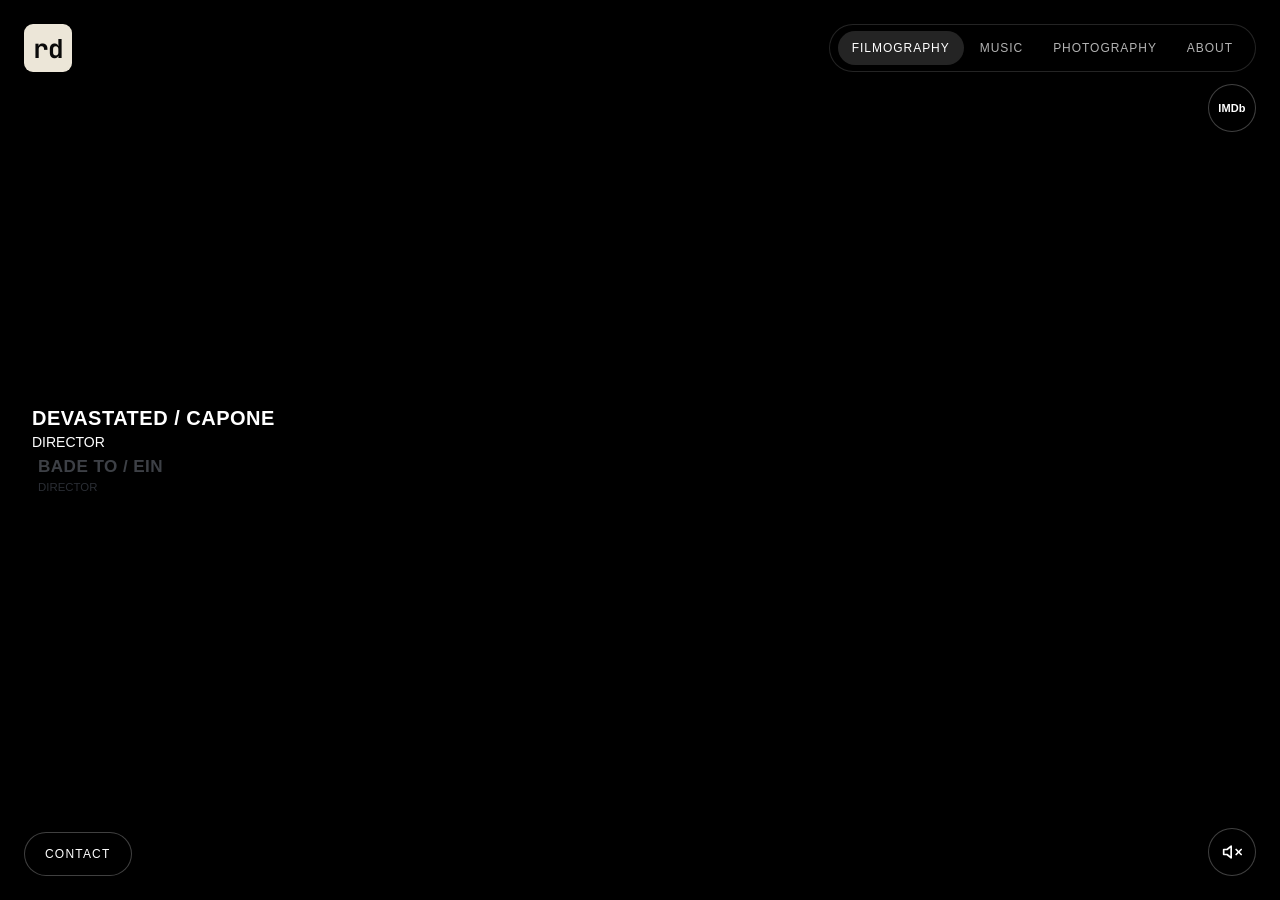
<file: index.html>
<!DOCTYPE html><!--uG43dmgG4Ae31_3IvsMCM--><html lang="en"><head><meta charSet="utf-8"/><meta name="viewport" content="width=device-width, initial-scale=1"/><link rel="preload" href="/_next/static/media/797e433ab948586e-s.p.dbea232f.woff2" as="font" crossorigin="" type="font/woff2"/><link rel="preload" href="/_next/static/media/caa3a2e1cccd8315-s.p.853070df.woff2" as="font" crossorigin="" type="font/woff2"/><link rel="stylesheet" href="/_next/static/chunks/f965f73add22dd48.css" data-precedence="next"/><link rel="preload" as="script" fetchPriority="low" href="/_next/static/chunks/fd5f064b2a3f9309.js"/><script src="/_next/static/chunks/fde4229059e4d76c.js" async=""></script><script src="/_next/static/chunks/8a8ef77865bda9e6.js" async=""></script><script src="/_next/static/chunks/turbopack-0a66a159065e59bf.js" async=""></script><script src="/_next/static/chunks/42879de7b8087bc9.js" async=""></script><script src="/_next/static/chunks/6c57260c01ab7b00.js" async=""></script><meta name="next-size-adjust" content=""/><title>Ralph Daccache</title><meta name="description" content="Portfolio"/><link rel="icon" type="image/svg+xml" href="/favicon.svg"/><link rel="apple-touch-icon" href="/favicon.svg"/><link rel="icon" href="/favicon.ico?favicon.0b3bf435.ico" sizes="256x256" type="image/x-icon"/><script src="/_next/static/chunks/a6dad97d9634a72d.js" noModule=""></script></head><body class="geist_a71539c9-module__T19VSG__variable geist_mono_8d43a2aa-module__8Li5zG__variable antialiased"><div hidden=""><!--$--><!--/$--></div><div class="fixed inset-0 bg-black flex items-center justify-center text-white">Loading...</div><!--$--><!--/$--><script src="/_next/static/chunks/fd5f064b2a3f9309.js" id="_R_" async=""></script><script>(self.__next_f=self.__next_f||[]).push([0])</script><script>self.__next_f.push([1,"1:\"$Sreact.fragment\"\n2:I[39756,[\"/_next/static/chunks/42879de7b8087bc9.js\"],\"default\"]\n3:I[37457,[\"/_next/static/chunks/42879de7b8087bc9.js\"],\"default\"]\n4:I[47257,[\"/_next/static/chunks/42879de7b8087bc9.js\"],\"ClientPageRoot\"]\n5:I[31713,[\"/_next/static/chunks/6c57260c01ab7b00.js\"],\"default\"]\n8:I[97367,[\"/_next/static/chunks/42879de7b8087bc9.js\"],\"OutletBoundary\"]\n9:\"$Sreact.suspense\"\nb:I[97367,[\"/_next/static/chunks/42879de7b8087bc9.js\"],\"ViewportBoundary\"]\nd:I[97367,[\"/_next/static/chunks/42879de7b8087bc9.js\"],\"MetadataBoundary\"]\nf:I[68027,[],\"default\"]\n:HL[\"/_next/static/chunks/f965f73add22dd48.css\",\"style\"]\n:HL[\"/_next/static/media/797e433ab948586e-s.p.dbea232f.woff2\",\"font\",{\"crossOrigin\":\"\",\"type\":\"font/woff2\"}]\n:HL[\"/_next/static/media/caa3a2e1cccd8315-s.p.853070df.woff2\",\"font\",{\"crossOrigin\":\"\",\"type\":\"font/woff2\"}]\n"])</script><script>self.__next_f.push([1,"0:{\"P\":null,\"b\":\"uG43dmgG4Ae31-3IvsMCM\",\"c\":[\"\",\"\"],\"q\":\"\",\"i\":false,\"f\":[[[\"\",{\"children\":[\"__PAGE__\",{}]},\"$undefined\",\"$undefined\",true],[[\"$\",\"$1\",\"c\",{\"children\":[[[\"$\",\"link\",\"0\",{\"rel\":\"stylesheet\",\"href\":\"/_next/static/chunks/f965f73add22dd48.css\",\"precedence\":\"next\",\"crossOrigin\":\"$undefined\",\"nonce\":\"$undefined\"}]],[\"$\",\"html\",null,{\"lang\":\"en\",\"children\":[\"$\",\"body\",null,{\"className\":\"geist_a71539c9-module__T19VSG__variable geist_mono_8d43a2aa-module__8Li5zG__variable antialiased\",\"children\":[\"$\",\"$L2\",null,{\"parallelRouterKey\":\"children\",\"error\":\"$undefined\",\"errorStyles\":\"$undefined\",\"errorScripts\":\"$undefined\",\"template\":[\"$\",\"$L3\",null,{}],\"templateStyles\":\"$undefined\",\"templateScripts\":\"$undefined\",\"notFound\":[[[\"$\",\"title\",null,{\"children\":\"404: This page could not be found.\"}],[\"$\",\"div\",null,{\"style\":{\"fontFamily\":\"system-ui,\\\"Segoe UI\\\",Roboto,Helvetica,Arial,sans-serif,\\\"Apple Color Emoji\\\",\\\"Segoe UI Emoji\\\"\",\"height\":\"100vh\",\"textAlign\":\"center\",\"display\":\"flex\",\"flexDirection\":\"column\",\"alignItems\":\"center\",\"justifyContent\":\"center\"},\"children\":[\"$\",\"div\",null,{\"children\":[[\"$\",\"style\",null,{\"dangerouslySetInnerHTML\":{\"__html\":\"body{color:#000;background:#fff;margin:0}.next-error-h1{border-right:1px solid rgba(0,0,0,.3)}@media (prefers-color-scheme:dark){body{color:#fff;background:#000}.next-error-h1{border-right:1px solid rgba(255,255,255,.3)}}\"}}],[\"$\",\"h1\",null,{\"className\":\"next-error-h1\",\"style\":{\"display\":\"inline-block\",\"margin\":\"0 20px 0 0\",\"padding\":\"0 23px 0 0\",\"fontSize\":24,\"fontWeight\":500,\"verticalAlign\":\"top\",\"lineHeight\":\"49px\"},\"children\":404}],[\"$\",\"div\",null,{\"style\":{\"display\":\"inline-block\"},\"children\":[\"$\",\"h2\",null,{\"style\":{\"fontSize\":14,\"fontWeight\":400,\"lineHeight\":\"49px\",\"margin\":0},\"children\":\"This page could not be found.\"}]}]]}]}]],[]],\"forbidden\":\"$undefined\",\"unauthorized\":\"$undefined\"}]}]}]]}],{\"children\":[[\"$\",\"$1\",\"c\",{\"children\":[[\"$\",\"$L4\",null,{\"Component\":\"$5\",\"serverProvidedParams\":{\"searchParams\":{},\"params\":{},\"promises\":[\"$@6\",\"$@7\"]}}],[[\"$\",\"script\",\"script-0\",{\"src\":\"/_next/static/chunks/6c57260c01ab7b00.js\",\"async\":true,\"nonce\":\"$undefined\"}]],[\"$\",\"$L8\",null,{\"children\":[\"$\",\"$9\",null,{\"name\":\"Next.MetadataOutlet\",\"children\":\"$@a\"}]}]]}],{},null,false,false]},null,false,false],[\"$\",\"$1\",\"h\",{\"children\":[null,[\"$\",\"$Lb\",null,{\"children\":\"$@c\"}],[\"$\",\"div\",null,{\"hidden\":true,\"children\":[\"$\",\"$Ld\",null,{\"children\":[\"$\",\"$9\",null,{\"name\":\"Next.Metadata\",\"children\":\"$@e\"}]}]}],[\"$\",\"meta\",null,{\"name\":\"next-size-adjust\",\"content\":\"\"}]]}],false]],\"m\":\"$undefined\",\"G\":[\"$f\",[]],\"S\":true}\n"])</script><script>self.__next_f.push([1,"6:{}\n7:\"$0:f:0:1:1:children:0:props:children:0:props:serverProvidedParams:params\"\n"])</script><script>self.__next_f.push([1,"c:[[\"$\",\"meta\",\"0\",{\"charSet\":\"utf-8\"}],[\"$\",\"meta\",\"1\",{\"name\":\"viewport\",\"content\":\"width=device-width, initial-scale=1\"}]]\n"])</script><script>self.__next_f.push([1,"10:I[27201,[\"/_next/static/chunks/42879de7b8087bc9.js\"],\"IconMark\"]\ne:[[\"$\",\"title\",\"0\",{\"children\":\"Ralph Daccache\"}],[\"$\",\"meta\",\"1\",{\"name\":\"description\",\"content\":\"Portfolio\"}],[\"$\",\"link\",\"2\",{\"rel\":\"icon\",\"href\":\"/favicon.ico?favicon.0b3bf435.ico\",\"sizes\":\"256x256\",\"type\":\"image/x-icon\"}],[\"$\",\"$L10\",\"3\",{}]]\na:null\n"])</script><script src="/unmute.js" defer></script><script src="/transitions.js" defer></script><script src="/nav.js" defer></script><script src="/text-fixes.js" defer></script><script src="/touch-swipe.js" defer></script><script src="/contact-fab.js" defer></script><script src="/social-link.js" defer></script></body></html>
</file>
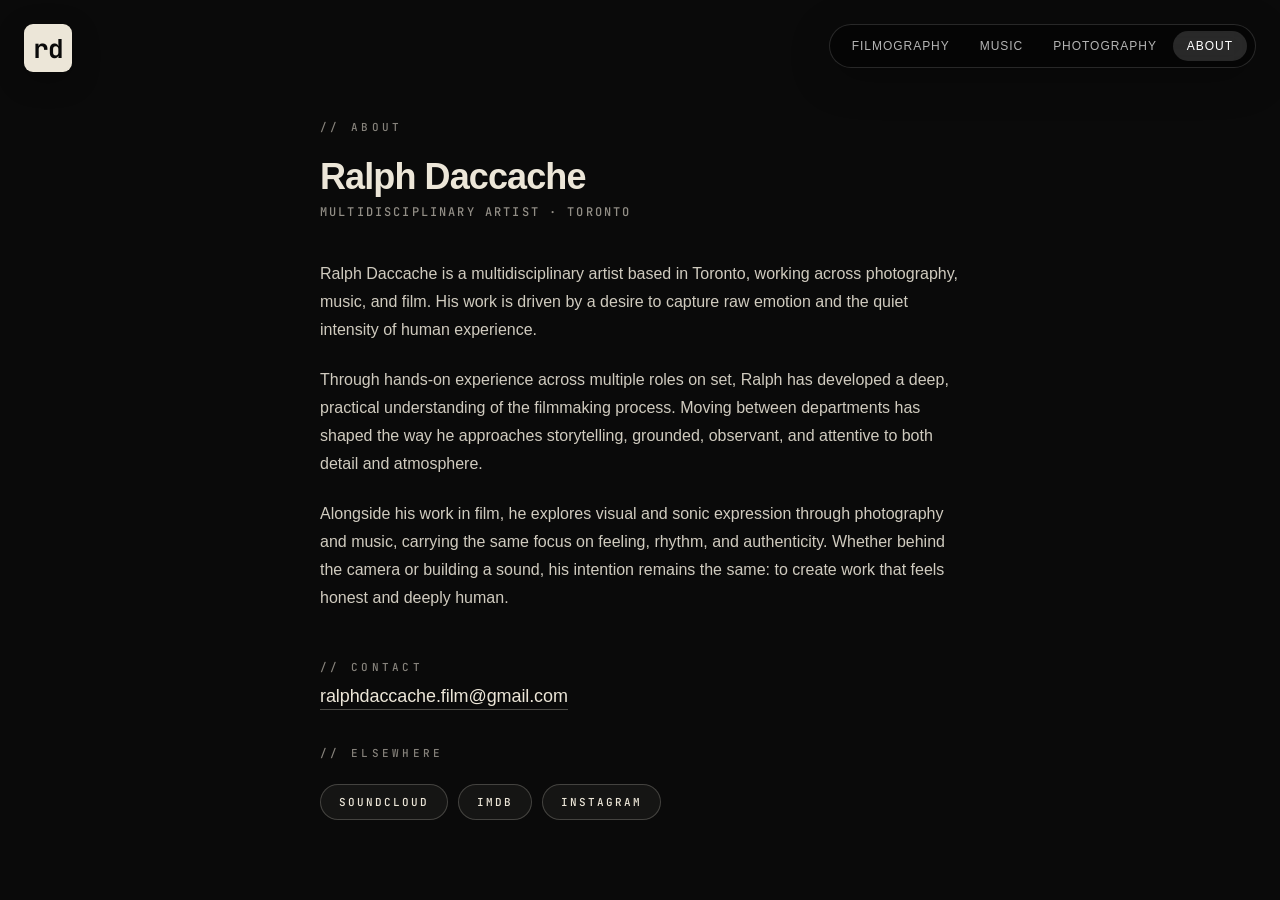
<file: about/index.html>
<!DOCTYPE html>
<html lang="en">
  <head>
    <meta charset="utf-8" />
    <meta name="viewport" content="width=device-width, initial-scale=1" />
    <title>About — Ralph Daccache</title>
    <meta name="description" content="About Ralph Daccache" />
    <link rel="icon" type="image/svg+xml" href="/favicon.svg" />
    <link rel="apple-touch-icon" href="/favicon.svg" />
    <link rel="icon" href="/favicon.ico" sizes="256x256" type="image/x-icon" />
    <link rel="preconnect" href="https://fonts.googleapis.com" />
    <link rel="preconnect" href="https://fonts.gstatic.com" crossorigin />
    <link
      href="https://fonts.googleapis.com/css2?family=JetBrains+Mono:wght@500&display=swap"
      rel="stylesheet"
    />
    <style>
      html,
      body {
        margin: 0;
        padding: 0;
        background: #0a0a0a;
        color: #ece6d8;
        min-height: 100vh;
        font-family: -apple-system, BlinkMacSystemFont, 'Segoe UI', Roboto,
          Helvetica, Arial, sans-serif;
        overflow: hidden;
      }
      .stage {
        position: fixed;
        inset: 0;
        overflow-y: auto;
        overflow-x: hidden;
      }
      .content {
        min-height: 100%;
        display: flex;
        align-items: center;
        justify-content: center;
        padding: 120px 32px 80px;
        box-sizing: border-box;
      }
      .container {
        max-width: 640px;
        width: 100%;
      }
      .label {
        font-family: 'JetBrains Mono', ui-monospace, SFMono-Regular, Menlo,
          Consolas, monospace;
        font-size: 11px;
        font-weight: 500;
        letter-spacing: 0.3em;
        text-transform: uppercase;
        color: rgba(236, 230, 216, 0.55);
        margin: 0 0 24px 0;
      }
      h1 {
        font-size: 36px;
        font-weight: 700;
        letter-spacing: -0.025em;
        line-height: 1.05;
        margin: 0 0 8px 0;
      }
      .tagline {
        font-family: 'JetBrains Mono', ui-monospace, SFMono-Regular, Menlo,
          Consolas, monospace;
        font-size: 12px;
        font-weight: 500;
        letter-spacing: 0.18em;
        text-transform: uppercase;
        color: rgba(236, 230, 216, 0.6);
        margin: 0 0 40px 0;
      }
      p.body {
        font-size: 16px;
        line-height: 1.75;
        font-weight: 300;
        margin: 0 0 22px 0;
        color: rgba(236, 230, 216, 0.88);
      }
      p.body:last-of-type {
        margin-bottom: 0;
      }
      .contact-block {
        margin-top: 48px;
      }
      .contact-block .label {
        margin: 0 0 12px 0;
      }
      .contact-link {
        display: inline-block;
        font-size: 18px;
        font-weight: 500;
        letter-spacing: -0.005em;
        color: #ece6d8;
        text-decoration: none;
        border-bottom: 1px solid rgba(236, 230, 216, 0.3);
        padding-bottom: 2px;
        transition: border-color 200ms ease, color 200ms ease;
      }
      .contact-link:hover {
        border-bottom-color: rgba(236, 230, 216, 0.9);
      }
      .elsewhere-block {
        margin-top: 36px;
      }
      .social-links {
        display: flex;
        flex-wrap: wrap;
        gap: 10px;
        margin-top: 14px;
      }
      .social-pill {
        display: inline-flex;
        align-items: center;
        padding: 10px 18px;
        border-radius: 9999px;
        border: 1px solid rgba(236, 230, 216, 0.22);
        background: rgba(236, 230, 216, 0.05);
        color: #ece6d8;
        text-decoration: none;
        font-family: 'JetBrains Mono', ui-monospace, SFMono-Regular, Menlo,
          Consolas, monospace;
        font-size: 11px;
        letter-spacing: 0.18em;
        text-transform: uppercase;
        font-weight: 500;
        transition: background 200ms ease, border-color 200ms ease,
          transform 150ms ease;
      }
      .social-pill:hover {
        background: rgba(236, 230, 216, 0.12);
        border-color: rgba(236, 230, 216, 0.5);
      }
      .social-pill:active {
        transform: scale(0.96);
      }
      @media (max-width: 768px) {
        .content {
          padding: 100px 24px 100px;
          align-items: flex-start;
        }
        h1 {
          font-size: 28px;
        }
        p.body {
          font-size: 15px;
          line-height: 1.7;
        }
      }
    </style>
  </head>
  <body>
    <div class="stage">
      <div class="content">
        <div class="container">
          <p class="label">// About</p>
          <h1>Ralph Daccache</h1>
          <p class="tagline">Multidisciplinary Artist · Toronto</p>
          <p class="body">
            Ralph Daccache is a multidisciplinary artist based in Toronto,
            working across photography, music, and film. His work is driven by
            a desire to capture raw emotion and the quiet intensity of human
            experience.
          </p>
          <p class="body">
            Through hands-on experience across multiple roles on set, Ralph has
            developed a deep, practical understanding of the filmmaking
            process. Moving between departments has shaped the way he
            approaches storytelling, grounded, observant, and attentive to
            both detail and atmosphere.
          </p>
          <p class="body">
            Alongside his work in film, he explores visual and sonic expression
            through photography and music, carrying the same focus on feeling,
            rhythm, and authenticity. Whether behind the camera or building a
            sound, his intention remains the same: to create work that feels
            honest and deeply human.
          </p>
          <div class="contact-block">
            <p class="label">// Contact</p>
            <a class="contact-link" href="mailto:ralphdaccache.film@gmail.com">
              ralphdaccache.film@gmail.com
            </a>
          </div>
          <div class="elsewhere-block">
            <p class="label">// Elsewhere</p>
            <div class="social-links">
              <a
                class="social-pill"
                href="https://on.soundcloud.com/7kVpP14D4ObJAhz7Qz"
                target="_blank"
                rel="noopener noreferrer"
                >SoundCloud</a
              >
              <a
                class="social-pill"
                href="https://www.imdb.com/name/nm17435196/?ref_=ext_shr_lnk"
                target="_blank"
                rel="noopener noreferrer"
                >IMDb</a
              >
              <a
                class="social-pill"
                href="https://www.instagram.com/ralphdaccache15?utm_source=ig_web_button_share_sheet&igsh=ZDNlZDc0MzIxNw=="
                target="_blank"
                rel="noopener noreferrer"
                >Instagram</a
              >
            </div>
          </div>
        </div>
      </div>
    </div>

    <script src="/nav.js" defer></script>
    <script src="/touch-swipe.js" defer></script>
  </body>
</html>
</file>
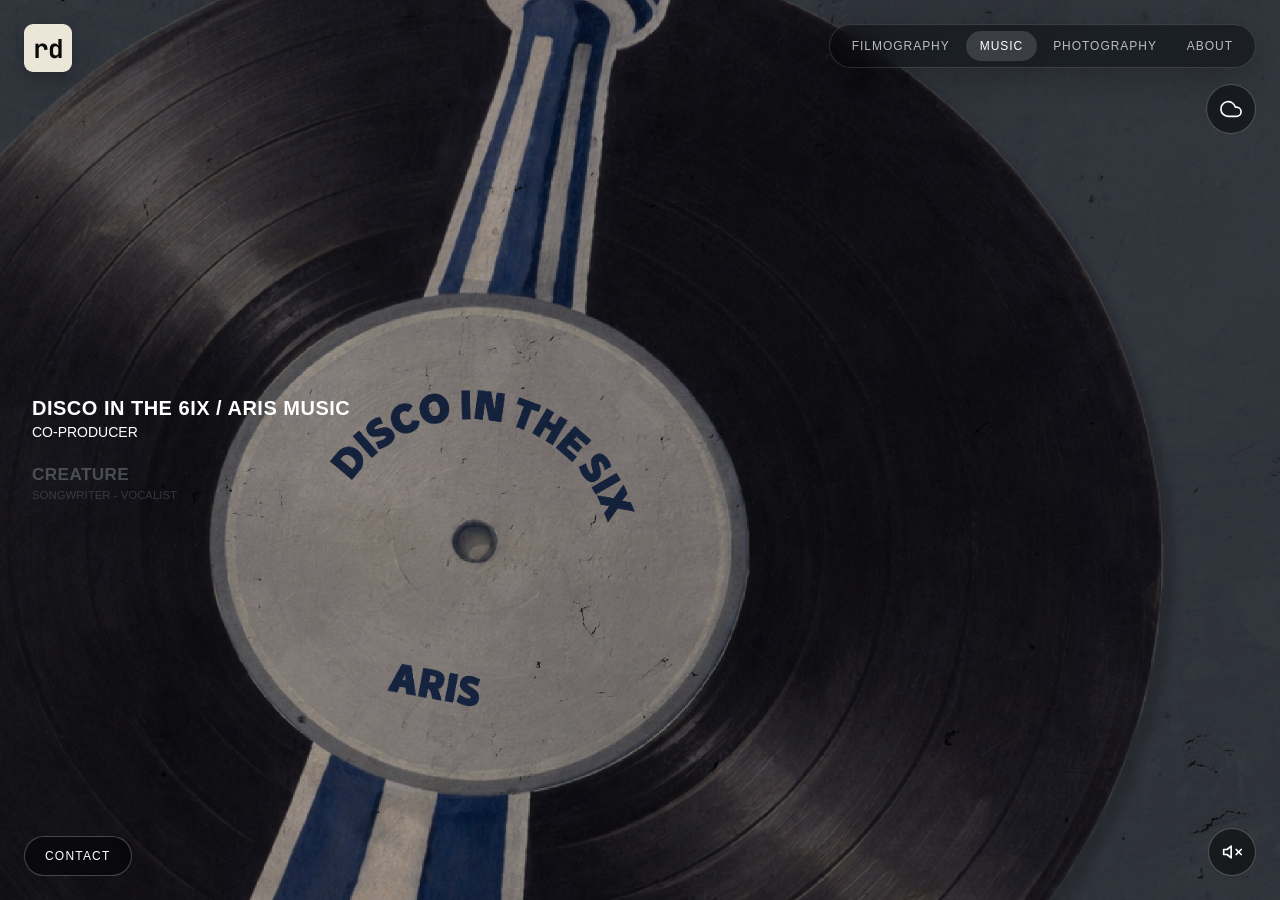
<file: music/index.html>
<!DOCTYPE html>
<html lang="en">
  <head>
    <meta charset="utf-8" />
    <meta name="viewport" content="width=device-width, initial-scale=1" />
    <title>Music — Ralph Daccache</title>
    <meta name="description" content="Music by Ralph Daccache" />
    <link rel="icon" type="image/svg+xml" href="/favicon.svg" />
    <link rel="apple-touch-icon" href="/favicon.svg" />
    <link rel="icon" href="/favicon.ico" sizes="256x256" type="image/x-icon" />
    <style>
      html,
      body {
        margin: 0;
        padding: 0;
        background: #000;
        color: #fff;
        min-height: 100vh;
        font-family: -apple-system, BlinkMacSystemFont, 'Segoe UI', Roboto,
          Helvetica, Arial, sans-serif;
        overflow: hidden;
      }
      .stage {
        position: fixed;
        inset: 0;
        overflow: hidden;
      }
      .cover,
      .cover-overlay {
        position: absolute;
        inset: 0;
        width: 100%;
        height: 100%;
        object-fit: cover;
      }
      .cover {
        z-index: 0;
      }
      .cover-overlay {
        z-index: 1;
        opacity: 0;
        pointer-events: none;
        transition: opacity 700ms ease;
      }
      .scrim {
        position: absolute;
        inset: 0;
        background: rgba(0, 0, 0, 0.3);
        z-index: 2;
        pointer-events: none;
      }
      .track-list {
        position: absolute;
        top: 50%;
        left: 32px;
        transform: translateY(-50%);
        z-index: 4;
        display: flex;
        flex-direction: column;
        gap: 24px;
      }
      .track-item {
        cursor: pointer;
        transition: transform 500ms ease, opacity 500ms ease;
        transform-origin: left center;
      }
      .track-item.active {
        opacity: 1;
        transform: scale(1);
      }
      .track-item.inactive {
        opacity: 0.4;
        transform: scale(0.95);
      }
      .track-title {
        font-weight: 700;
        letter-spacing: 0.025em;
        transition: font-size 300ms ease, color 300ms ease;
        margin: 0;
      }
      .track-item.active .track-title {
        font-size: 20px;
        color: #fff;
      }
      .track-item.inactive .track-title {
        font-size: 18px;
        color: #9ca3af;
      }
      .track-role {
        font-weight: 300;
        transition: font-size 300ms ease, color 300ms ease;
        margin: 4px 0 0 0;
      }
      .track-item.active .track-role {
        font-size: 14px;
        color: #fff;
      }
      .track-item.inactive .track-role {
        font-size: 12px;
        color: #6b7280;
      }
      .mute-btn {
        position: fixed;
        bottom: 24px;
        right: 24px;
        z-index: 99999;
        width: 48px;
        height: 48px;
        border-radius: 9999px;
        border: 1px solid rgba(255, 255, 255, 0.25);
        background: rgba(0, 0, 0, 0.5);
        backdrop-filter: blur(8px);
        -webkit-backdrop-filter: blur(8px);
        color: #fff;
        cursor: pointer;
        display: flex;
        align-items: center;
        justify-content: center;
        padding: 0;
        transition: background 0.2s;
      }
      .mute-btn:hover {
        background: rgba(0, 0, 0, 0.75);
      }
      @media (max-width: 768px) {
        .track-list {
          left: 24px;
        }
        .track-item.active .track-title {
          font-size: 16px;
        }
        .track-item.inactive .track-title {
          font-size: 14px;
        }
      }
    </style>
  </head>
  <body>
    <div class="stage">
      <img class="cover" id="cover" alt="" />
      <img class="cover-overlay" id="cover-overlay" alt="" />
      <div class="scrim"></div>
      <div class="track-list" id="track-list"></div>
      <audio id="audio" preload="auto" muted autoplay></audio>
    </div>

    <button class="mute-btn" id="mute-btn" type="button" aria-label="Toggle sound">
      <svg width="20" height="20" viewBox="0 0 24 24" fill="none" stroke="currentColor" stroke-width="2" stroke-linecap="round" stroke-linejoin="round"><polygon points="11 5 6 9 2 9 2 15 6 15 11 19 11 5"/><line x1="23" y1="9" x2="17" y2="15"/><line x1="17" y1="9" x2="23" y2="15"/></svg>
    </button>

    <script>
      (function () {
        var ICON_MUTED =
          '<svg width="20" height="20" viewBox="0 0 24 24" fill="none" stroke="currentColor" stroke-width="2" stroke-linecap="round" stroke-linejoin="round"><polygon points="11 5 6 9 2 9 2 15 6 15 11 19 11 5"/><line x1="23" y1="9" x2="17" y2="15"/><line x1="17" y1="9" x2="23" y2="15"/></svg>';
        var ICON_UNMUTED =
          '<svg width="20" height="20" viewBox="0 0 24 24" fill="none" stroke="currentColor" stroke-width="2" stroke-linecap="round" stroke-linejoin="round"><polygon points="11 5 6 9 2 9 2 15 6 15 11 19 11 5"/><path d="M19.07 4.93a10 10 0 0 1 0 14.14M15.54 8.46a5 5 0 0 1 0 7.07"/></svg>';

        var tracks = [];
        var currentIdx = 0;
        var transitioning = false;
        var coverEl = document.getElementById('cover');
        var coverOverlay = document.getElementById('cover-overlay');
        var listEl = document.getElementById('track-list');
        var audio = document.getElementById('audio');
        var muteBtn = document.getElementById('mute-btn');

        var trackItems = [];

        function buildList() {
          listEl.innerHTML = '';
          trackItems = [];
          tracks.forEach(function (track, idx) {
            var item = document.createElement('div');
            item.className = 'track-item';
            var h2 = document.createElement('h2');
            h2.className = 'track-title';
            h2.textContent = track.title;
            var p = document.createElement('p');
            p.className = 'track-role';
            p.textContent = track.role;
            item.appendChild(h2);
            item.appendChild(p);
            item.addEventListener('click', function () {
              if (idx !== currentIdx) switchTo(idx);
            });
            listEl.appendChild(item);
            trackItems.push(item);
          });
          updateActive();
        }

        function updateActive() {
          trackItems.forEach(function (item, idx) {
            var active = idx === currentIdx;
            item.classList.toggle('active', active);
            item.classList.toggle('inactive', !active);
          });
        }

        function switchTo(idx) {
          if (transitioning) return;
          transitioning = true;
          var prev = tracks[currentIdx];
          currentIdx = idx;
          var next = tracks[idx];

          coverOverlay.src = prev.coverUrl;
          coverOverlay.style.opacity = '1';
          coverEl.src = next.coverUrl;
          requestAnimationFrame(function () {
            requestAnimationFrame(function () {
              coverOverlay.style.opacity = '0';
            });
          });

          var wasMuted = audio.muted;
          audio.src = next.audioUrl;
          audio.muted = wasMuted;
          audio.play().catch(function () {});

          updateActive();
          setTimeout(function () {
            transitioning = false;
          }, 800);
        }

        function init() {
          if (!tracks.length) return;
          var first = tracks[0];
          coverEl.src = first.coverUrl;
          audio.src = first.audioUrl;
          audio.muted = true;
          audio.play().catch(function () {});
          buildList();

          window.addEventListener(
            'wheel',
            function (e) {
              e.preventDefault();
              if (transitioning) return;
              if (e.deltaY > 0 && currentIdx < tracks.length - 1) {
                switchTo(currentIdx + 1);
              } else if (e.deltaY < 0 && currentIdx > 0) {
                switchTo(currentIdx - 1);
              }
            },
            { passive: false }
          );

          var touchY = null;
          window.addEventListener('touchstart', function (e) {
            touchY = e.touches[0].clientY;
          });
          window.addEventListener('touchend', function (e) {
            if (touchY == null) return;
            var dy = touchY - e.changedTouches[0].clientY;
            touchY = null;
            if (Math.abs(dy) < 40) return;
            if (transitioning) return;
            if (dy > 0 && currentIdx < tracks.length - 1)
              switchTo(currentIdx + 1);
            else if (dy < 0 && currentIdx > 0) switchTo(currentIdx - 1);
          });

          function updateBtn() {
            muteBtn.innerHTML = audio.muted ? ICON_MUTED : ICON_UNMUTED;
          }
          updateBtn();
          muteBtn.addEventListener('click', function () {
            audio.muted = !audio.muted;
            if (!audio.muted && audio.paused) {
              audio.play().catch(function () {});
            }
            updateBtn();
          });
        }

        fetch('/data/projects.json')
          .then(function (r) {
            return r.json();
          })
          .then(function (data) {
            tracks = (data.music || []).slice();
            init();
          })
          .catch(function (e) {
            console.error('Failed to load music data', e);
          });
      })();
    </script>
    <script src="/nav.js" defer></script>
    <script src="/touch-swipe.js" defer></script>
    <script src="/contact-fab.js" defer></script>
    <script src="/social-link.js" defer></script>
  </body>
</html>
</file>
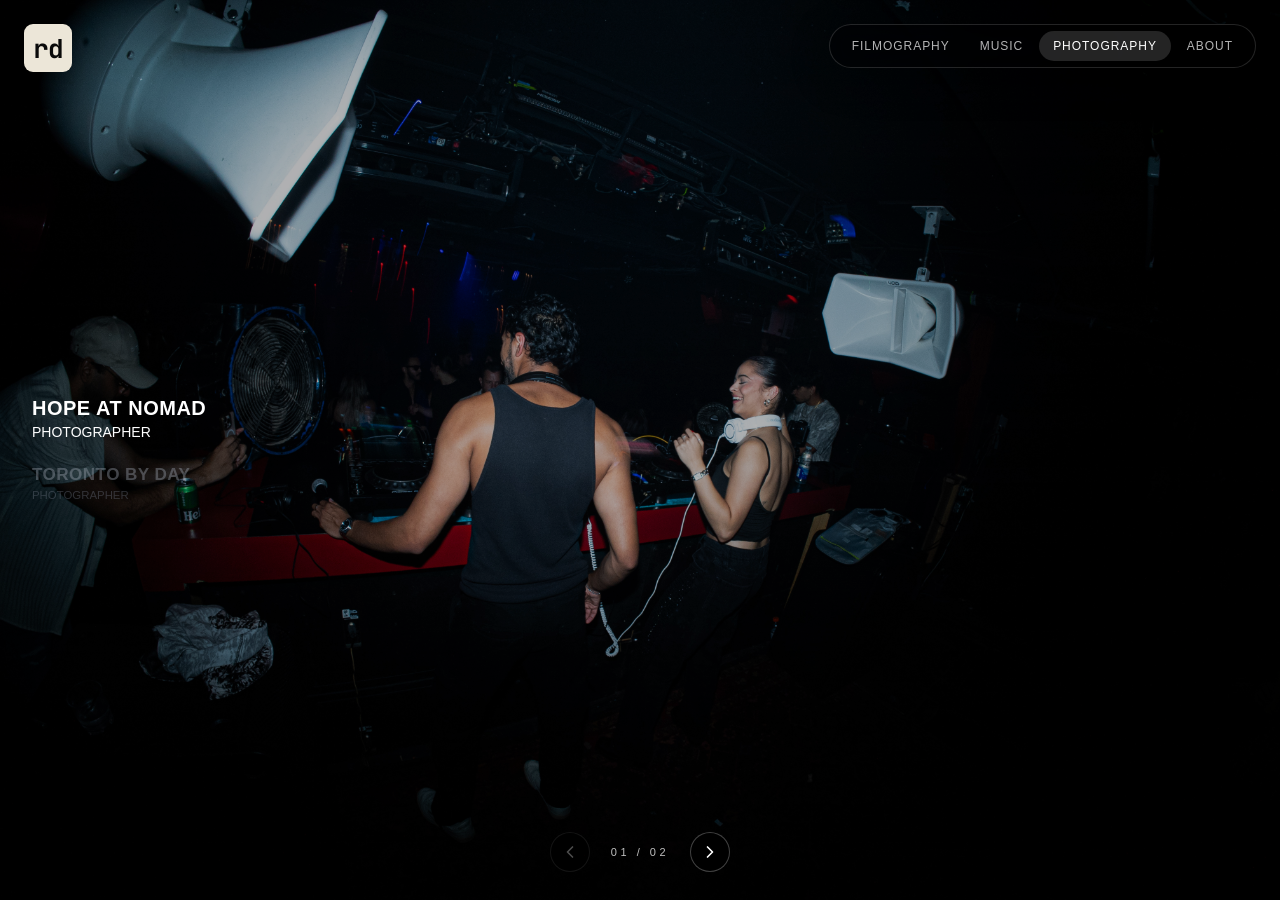
<file: photography/index.html>
<!DOCTYPE html>
<html lang="en">
  <head>
    <meta charset="utf-8" />
    <meta name="viewport" content="width=device-width, initial-scale=1" />
    <title>Photography — Ralph Daccache</title>
    <meta name="description" content="Photography by Ralph Daccache" />
    <link rel="icon" type="image/svg+xml" href="/favicon.svg" />
    <link rel="apple-touch-icon" href="/favicon.svg" />
    <link rel="icon" href="/favicon.ico" sizes="256x256" type="image/x-icon" />
    <style>
      html,
      body {
        margin: 0;
        padding: 0;
        background: #000;
        color: #fff;
        min-height: 100vh;
        font-family: -apple-system, BlinkMacSystemFont, 'Segoe UI', Roboto,
          Helvetica, Arial, sans-serif;
        overflow: hidden;
      }
      .stage {
        position: fixed;
        inset: 0;
        overflow: hidden;
      }
      .cover,
      .cover-overlay {
        position: absolute;
        inset: 0;
        width: 100%;
        height: 100%;
        object-fit: cover;
      }
      .cover {
        z-index: 0;
      }
      .cover-overlay {
        z-index: 1;
        opacity: 0;
        pointer-events: none;
        transition: opacity 700ms ease;
      }
      .scrim {
        position: absolute;
        inset: 0;
        background: rgba(0, 0, 0, 0.3);
        z-index: 2;
        pointer-events: none;
      }
      .track-list {
        position: absolute;
        top: 50%;
        left: 32px;
        transform: translateY(-50%);
        z-index: 4;
        display: flex;
        flex-direction: column;
        gap: 24px;
      }
      .track-item {
        cursor: pointer;
        transition: transform 500ms ease, opacity 500ms ease;
        transform-origin: left center;
      }
      .track-item.active {
        opacity: 1;
        transform: scale(1);
      }
      .track-item.inactive {
        opacity: 0.4;
        transform: scale(0.95);
      }
      .track-title {
        font-weight: 700;
        letter-spacing: 0.025em;
        transition: font-size 300ms ease, color 300ms ease;
        margin: 0;
      }
      .track-item.active .track-title {
        font-size: 20px;
        color: #fff;
      }
      .track-item.inactive .track-title {
        font-size: 18px;
        color: #9ca3af;
      }
      .track-role {
        font-weight: 300;
        transition: font-size 300ms ease, color 300ms ease;
        margin: 4px 0 0 0;
      }
      .track-item.active .track-role {
        font-size: 14px;
        color: #fff;
      }
      .track-item.inactive .track-role {
        font-size: 12px;
        color: #6b7280;
      }
      .photo-nav {
        position: fixed;
        bottom: 28px;
        left: 50%;
        transform: translateX(-50%);
        display: flex;
        align-items: center;
        gap: 18px;
        z-index: 5000;
      }
      .arrow-btn {
        width: 40px;
        height: 40px;
        border-radius: 9999px;
        border: 1px solid rgba(255, 255, 255, 0.25);
        background: rgba(0, 0, 0, 0.5);
        backdrop-filter: blur(10px) saturate(160%);
        -webkit-backdrop-filter: blur(10px) saturate(160%);
        color: #fff;
        cursor: pointer;
        display: flex;
        align-items: center;
        justify-content: center;
        padding: 0;
        transition: background 200ms ease, opacity 200ms ease,
          transform 150ms ease;
      }
      .arrow-btn:hover:not(:disabled) {
        background: rgba(0, 0, 0, 0.75);
      }
      .arrow-btn:active:not(:disabled) {
        transform: scale(0.94);
      }
      .arrow-btn:disabled {
        opacity: 0.3;
        cursor: default;
      }
      .photo-counter {
        font-size: 11px;
        letter-spacing: 0.32em;
        color: rgba(255, 255, 255, 0.75);
        font-weight: 300;
        font-variant-numeric: tabular-nums;
        min-width: 64px;
        text-align: center;
      }
      @media (max-width: 768px) {
        .track-list {
          left: 24px;
        }
        .track-item.active .track-title {
          font-size: 16px;
        }
        .track-item.inactive .track-title {
          font-size: 14px;
        }
        .photo-nav {
          bottom: 24px;
          gap: 14px;
        }
      }
    </style>
  </head>
  <body>
    <div class="stage">
      <img class="cover" id="cover" alt="" />
      <img class="cover-overlay" id="cover-overlay" alt="" />
      <div class="scrim"></div>
      <div class="track-list" id="track-list"></div>
    </div>

    <div class="photo-nav" id="photo-nav">
      <button class="arrow-btn" id="prev-photo" type="button" aria-label="Previous photo">
        <svg width="20" height="20" viewBox="0 0 24 24" fill="none" stroke="currentColor" stroke-width="2" stroke-linecap="round" stroke-linejoin="round"><polyline points="15 18 9 12 15 6"/></svg>
      </button>
      <span class="photo-counter" id="photo-counter">01 / 01</span>
      <button class="arrow-btn" id="next-photo" type="button" aria-label="Next photo">
        <svg width="20" height="20" viewBox="0 0 24 24" fill="none" stroke="currentColor" stroke-width="2" stroke-linecap="round" stroke-linejoin="round"><polyline points="9 18 15 12 9 6"/></svg>
      </button>
    </div>

    <script>
      (function () {
        var projects = [];
        var currentProjectIdx = 0;
        var currentPhotoIdx = 0;
        var transitioning = false;

        var coverEl = document.getElementById('cover');
        var coverOverlay = document.getElementById('cover-overlay');
        var listEl = document.getElementById('track-list');
        var counterEl = document.getElementById('photo-counter');
        var prevBtn = document.getElementById('prev-photo');
        var nextBtn = document.getElementById('next-photo');
        var photoNav = document.getElementById('photo-nav');
        var trackItems = [];

        function pad(n) {
          return n < 10 ? '0' + n : String(n);
        }

        function buildList() {
          listEl.innerHTML = '';
          trackItems = [];
          projects.forEach(function (project, idx) {
            var item = document.createElement('div');
            item.className = 'track-item';
            var h2 = document.createElement('h2');
            h2.className = 'track-title';
            h2.textContent = project.title;
            var p = document.createElement('p');
            p.className = 'track-role';
            p.textContent = project.role;
            item.appendChild(h2);
            item.appendChild(p);
            item.addEventListener('click', function () {
              if (idx !== currentProjectIdx) switchProject(idx);
            });
            listEl.appendChild(item);
            trackItems.push(item);
          });
          updateActive();
        }

        function updateActive() {
          trackItems.forEach(function (item, idx) {
            var active = idx === currentProjectIdx;
            item.classList.toggle('active', active);
            item.classList.toggle('inactive', !active);
          });
        }

        function updateNav() {
          var project = projects[currentProjectIdx];
          if (!project) return;
          var total = project.photos.length;
          counterEl.textContent =
            pad(currentPhotoIdx + 1) + ' / ' + pad(total);
          prevBtn.disabled = currentPhotoIdx <= 0;
          nextBtn.disabled = currentPhotoIdx >= total - 1;
          photoNav.style.display = total > 1 ? 'flex' : 'none';
        }

        function preloadProject(idx) {
          var p = projects[idx];
          if (!p) return;
          p.photos.forEach(function (src) {
            var img = new Image();
            img.src = src;
          });
        }

        function crossfade(nextSrc, prevSrc) {
          if (prevSrc) {
            coverOverlay.src = prevSrc;
            coverOverlay.style.opacity = '1';
          }
          coverEl.src = nextSrc;
          requestAnimationFrame(function () {
            requestAnimationFrame(function () {
              coverOverlay.style.opacity = '0';
            });
          });
        }

        function switchProject(idx) {
          if (transitioning || idx === currentProjectIdx) return;
          if (idx < 0 || idx >= projects.length) return;
          transitioning = true;
          var prevSrc = projects[currentProjectIdx].photos[currentPhotoIdx];
          currentProjectIdx = idx;
          currentPhotoIdx = 0;
          var nextSrc = projects[idx].photos[0];
          crossfade(nextSrc, prevSrc);
          preloadProject(idx);
          updateActive();
          updateNav();
          setTimeout(function () {
            transitioning = false;
          }, 700);
        }

        function switchPhoto(direction) {
          if (transitioning) return;
          var project = projects[currentProjectIdx];
          var newIdx = currentPhotoIdx + direction;
          if (newIdx < 0 || newIdx >= project.photos.length) return;
          transitioning = true;
          var prevSrc = project.photos[currentPhotoIdx];
          currentPhotoIdx = newIdx;
          var nextSrc = project.photos[newIdx];
          crossfade(nextSrc, prevSrc);
          updateNav();
          setTimeout(function () {
            transitioning = false;
          }, 500);
        }

        function init() {
          if (!projects.length) return;
          coverEl.src = projects[0].photos[0];
          preloadProject(0);
          buildList();
          updateNav();

          prevBtn.addEventListener('click', function () {
            switchPhoto(-1);
          });
          nextBtn.addEventListener('click', function () {
            switchPhoto(1);
          });

          window.addEventListener(
            'wheel',
            function (e) {
              e.preventDefault();
              if (transitioning) return;
              if (e.deltaY > 0 && currentProjectIdx < projects.length - 1) {
                switchProject(currentProjectIdx + 1);
              } else if (e.deltaY < 0 && currentProjectIdx > 0) {
                switchProject(currentProjectIdx - 1);
              }
            },
            { passive: false }
          );

          window.addEventListener('keydown', function (e) {
            if (e.key === 'ArrowLeft') switchPhoto(-1);
            else if (e.key === 'ArrowRight') switchPhoto(1);
            else if (e.key === 'ArrowDown' || e.key === 'PageDown') {
              if (currentProjectIdx < projects.length - 1)
                switchProject(currentProjectIdx + 1);
            } else if (e.key === 'ArrowUp' || e.key === 'PageUp') {
              if (currentProjectIdx > 0)
                switchProject(currentProjectIdx - 1);
            }
          });

          var touchY = null;
          window.addEventListener('touchstart', function (e) {
            touchY = e.touches[0].clientY;
          });
          window.addEventListener('touchend', function (e) {
            if (touchY == null) return;
            var dy = touchY - e.changedTouches[0].clientY;
            touchY = null;
            if (Math.abs(dy) < 40) return;
            if (transitioning) return;
            if (dy > 0 && currentProjectIdx < projects.length - 1) {
              switchProject(currentProjectIdx + 1);
            } else if (dy < 0 && currentProjectIdx > 0) {
              switchProject(currentProjectIdx - 1);
            }
          });
        }

        fetch('/data/projects.json')
          .then(function (r) {
            return r.json();
          })
          .then(function (data) {
            projects = (data.photography || []).slice();
            init();
          })
          .catch(function (e) {
            console.error('Failed to load photography data', e);
          });
      })();
    </script>
    <script src="/nav.js" defer></script>
    <script src="/touch-swipe.js" defer></script>
  </body>
</html>
</file>
<file: _next/static/chunks/f965f73add22dd48.css>
@font-face{font-family:Geist;font-style:normal;font-weight:100 900;font-display:swap;src:url(../media/8a480f0b521d4e75-s.8e0177b5.woff2)format("woff2");unicode-range:U+301,U+400-45F,U+490-491,U+4B0-4B1,U+2116}@font-face{font-family:Geist;font-style:normal;font-weight:100 900;font-display:swap;src:url(../media/7178b3e590c64307-s.b97b3418.woff2)format("woff2");unicode-range:U+100-2BA,U+2BD-2C5,U+2C7-2CC,U+2CE-2D7,U+2DD-2FF,U+304,U+308,U+329,U+1D00-1DBF,U+1E00-1E9F,U+1EF2-1EFF,U+2020,U+20A0-20AB,U+20AD-20C0,U+2113,U+2C60-2C7F,U+A720-A7FF}@font-face{font-family:Geist;font-style:normal;font-weight:100 900;font-display:swap;src:url(../media/caa3a2e1cccd8315-s.p.853070df.woff2)format("woff2");unicode-range:U+??,U+131,U+152-153,U+2BB-2BC,U+2C6,U+2DA,U+2DC,U+304,U+308,U+329,U+2000-206F,U+20AC,U+2122,U+2191,U+2193,U+2212,U+2215,U+FEFF,U+FFFD}@font-face{font-family:Geist Fallback;src:local(Arial);ascent-override:95.94%;descent-override:28.16%;line-gap-override:0.0%;size-adjust:104.76%}.geist_a71539c9-module__T19VSG__className{font-family:Geist,Geist Fallback;font-style:normal}.geist_a71539c9-module__T19VSG__variable{--font-geist-sans:"Geist","Geist Fallback"}
@font-face{font-family:Geist Mono;font-style:normal;font-weight:100 900;font-display:swap;src:url(../media/4fa387ec64143e14-s.c1fdd6c2.woff2)format("woff2");unicode-range:U+301,U+400-45F,U+490-491,U+4B0-4B1,U+2116}@font-face{font-family:Geist Mono;font-style:normal;font-weight:100 900;font-display:swap;src:url(../media/bbc41e54d2fcbd21-s.799d8ef8.woff2)format("woff2");unicode-range:U+100-2BA,U+2BD-2C5,U+2C7-2CC,U+2CE-2D7,U+2DD-2FF,U+304,U+308,U+329,U+1D00-1DBF,U+1E00-1E9F,U+1EF2-1EFF,U+2020,U+20A0-20AB,U+20AD-20C0,U+2113,U+2C60-2C7F,U+A720-A7FF}@font-face{font-family:Geist Mono;font-style:normal;font-weight:100 900;font-display:swap;src:url(../media/797e433ab948586e-s.p.dbea232f.woff2)format("woff2");unicode-range:U+??,U+131,U+152-153,U+2BB-2BC,U+2C6,U+2DA,U+2DC,U+304,U+308,U+329,U+2000-206F,U+20AC,U+2122,U+2191,U+2193,U+2212,U+2215,U+FEFF,U+FFFD}@font-face{font-family:Geist Mono Fallback;src:local(Arial);ascent-override:74.67%;descent-override:21.92%;line-gap-override:0.0%;size-adjust:134.59%}.geist_mono_8d43a2aa-module__8Li5zG__className{font-family:Geist Mono,Geist Mono Fallback;font-style:normal}.geist_mono_8d43a2aa-module__8Li5zG__variable{--font-geist-mono:"Geist Mono","Geist Mono Fallback"}
@layer properties{@supports (((-webkit-hyphens:none)) and (not (margin-trim:inline))) or ((-moz-orient:inline) and (not (color:rgb(from red r g b)))){*,:before,:after,::backdrop{--tw-translate-x:0;--tw-translate-y:0;--tw-translate-z:0;--tw-scale-x:1;--tw-scale-y:1;--tw-scale-z:1;--tw-space-y-reverse:0;--tw-border-style:solid;--tw-leading:initial;--tw-font-weight:initial;--tw-tracking:initial;--tw-shadow:0 0 #0000;--tw-shadow-color:initial;--tw-shadow-alpha:100%;--tw-inset-shadow:0 0 #0000;--tw-inset-shadow-color:initial;--tw-inset-shadow-alpha:100%;--tw-ring-color:initial;--tw-ring-shadow:0 0 #0000;--tw-inset-ring-color:initial;--tw-inset-ring-shadow:0 0 #0000;--tw-ring-inset:initial;--tw-ring-offset-width:0px;--tw-ring-offset-color:#fff;--tw-ring-offset-shadow:0 0 #0000;--tw-outline-style:solid;--tw-backdrop-blur:initial;--tw-backdrop-brightness:initial;--tw-backdrop-contrast:initial;--tw-backdrop-grayscale:initial;--tw-backdrop-hue-rotate:initial;--tw-backdrop-invert:initial;--tw-backdrop-opacity:initial;--tw-backdrop-saturate:initial;--tw-backdrop-sepia:initial;--tw-duration:initial;--tw-animation-delay:0s;--tw-animation-direction:normal;--tw-animation-duration:initial;--tw-animation-fill-mode:none;--tw-animation-iteration-count:1;--tw-enter-blur:0;--tw-enter-opacity:1;--tw-enter-rotate:0;--tw-enter-scale:1;--tw-enter-translate-x:0;--tw-enter-translate-y:0;--tw-exit-blur:0;--tw-exit-opacity:1;--tw-exit-rotate:0;--tw-exit-scale:1;--tw-exit-translate-x:0;--tw-exit-translate-y:0}}}@layer theme{:root,:host{--font-sans:ui-sans-serif,system-ui,sans-serif,"Apple Color Emoji","Segoe UI Emoji","Segoe UI Symbol","Noto Color Emoji";--font-mono:ui-monospace,SFMono-Regular,Menlo,Monaco,Consolas,"Liberation Mono","Courier New",monospace;--color-red-400:#ff6568;--color-red-900:#82181a;--color-blue-300:#90c5ff;--color-blue-500:#3080ff;--color-blue-600:#155dfc;--color-blue-700:#1447e6;--color-blue-900:#1c398e;--color-gray-400:#99a1af;--color-gray-500:#6a7282;--color-zinc-300:#d4d4d8;--color-zinc-400:#9f9fa9;--color-zinc-600:#52525c;--color-zinc-700:#3f3f46;--color-zinc-800:#27272a;--color-zinc-900:#18181b;--color-black:#000;--color-white:#fff;--spacing:.25rem;--container-4xl:56rem;--text-xs:.75rem;--text-xs--line-height:calc(1/.75);--text-sm:.875rem;--text-sm--line-height:calc(1.25/.875);--text-base:1rem;--text-base--line-height:calc(1.5/1);--text-lg:1.125rem;--text-lg--line-height:calc(1.75/1.125);--text-xl:1.25rem;--text-xl--line-height:calc(1.75/1.25);--text-2xl:1.5rem;--text-2xl--line-height:calc(2/1.5);--font-weight-light:300;--font-weight-medium:500;--font-weight-semibold:600;--font-weight-bold:700;--tracking-wide:.025em;--tracking-wider:.05em;--blur-sm:8px;--blur-xl:24px;--default-transition-duration:.15s;--default-transition-timing-function:cubic-bezier(.4,0,.2,1);--default-font-family:var(--font-sans);--default-mono-font-family:var(--font-mono)}@supports (color:lab(0% 0 0)){:root,:host{--color-red-400:lab(63.7053% 60.7449 31.3109);--color-red-900:lab(28.5139% 44.5539 29.0463);--color-blue-300:lab(77.5052% -6.4629 -36.42);--color-blue-500:lab(54.1736% 13.3368 -74.6839);--color-blue-600:lab(44.0605% 29.0279 -86.0352);--color-blue-700:lab(36.9089% 35.0961 -85.6872);--color-blue-900:lab(26.1542% 15.7545 -51.5504);--color-gray-400:lab(65.9269% -.832707 -8.17474);--color-gray-500:lab(47.7841% -.393212 -10.0268);--color-zinc-300:lab(84.9837% .601262 -2.17985);--color-zinc-400:lab(65.6464% 1.53494 -5.42429);--color-zinc-600:lab(35.1166% 1.7821 -6.1173);--color-zinc-700:lab(26.8019% 1.35386 -4.68303);--color-zinc-800:lab(15.7305% .613749 -2.16959);--color-zinc-900:lab(8.30603% .618212 -2.16573)}}}@layer base{*,:after,:before,::backdrop{box-sizing:border-box;border:0 solid;margin:0;padding:0}::file-selector-button{box-sizing:border-box;border:0 solid;margin:0;padding:0}html,:host{-webkit-text-size-adjust:100%;tab-size:4;line-height:1.5;font-family:var(--default-font-family,ui-sans-serif,system-ui,sans-serif,"Apple Color Emoji","Segoe UI Emoji","Segoe UI Symbol","Noto Color Emoji");font-feature-settings:var(--default-font-feature-settings,normal);font-variation-settings:var(--default-font-variation-settings,normal);-webkit-tap-highlight-color:transparent}hr{height:0;color:inherit;border-top-width:1px}abbr:where([title]){-webkit-text-decoration:underline dotted;text-decoration:underline dotted}h1,h2,h3,h4,h5,h6{font-size:inherit;font-weight:inherit}a{color:inherit;-webkit-text-decoration:inherit;-webkit-text-decoration:inherit;-webkit-text-decoration:inherit;-webkit-text-decoration:inherit;text-decoration:inherit}b,strong{font-weight:bolder}code,kbd,samp,pre{font-family:var(--default-mono-font-family,ui-monospace,SFMono-Regular,Menlo,Monaco,Consolas,"Liberation Mono","Courier New",monospace);font-feature-settings:var(--default-mono-font-feature-settings,normal);font-variation-settings:var(--default-mono-font-variation-settings,normal);font-size:1em}small{font-size:80%}sub,sup{vertical-align:baseline;font-size:75%;line-height:0;position:relative}sub{bottom:-.25em}sup{top:-.5em}table{text-indent:0;border-color:inherit;border-collapse:collapse}:-moz-focusring{outline:auto}progress{vertical-align:baseline}summary{display:list-item}ol,ul,menu{list-style:none}img,svg,video,canvas,audio,iframe,embed,object{vertical-align:middle;display:block}img,video{max-width:100%;height:auto}button,input,select,optgroup,textarea{font:inherit;font-feature-settings:inherit;font-variation-settings:inherit;letter-spacing:inherit;color:inherit;opacity:1;background-color:#0000;border-radius:0}::file-selector-button{font:inherit;font-feature-settings:inherit;font-variation-settings:inherit;letter-spacing:inherit;color:inherit;opacity:1;background-color:#0000;border-radius:0}:where(select:is([multiple],[size])) optgroup{font-weight:bolder}:where(select:is([multiple],[size])) optgroup option{padding-inline-start:20px}::file-selector-button{margin-inline-end:4px}::placeholder{opacity:1}@supports (not ((-webkit-appearance:-apple-pay-button))) or (contain-intrinsic-size:1px){::placeholder{color:currentColor}@supports (color:color-mix(in lab, red, red)){::placeholder{color:color-mix(in oklab,currentcolor 50%,transparent)}}}textarea{resize:vertical}::-webkit-search-decoration{-webkit-appearance:none}::-webkit-date-and-time-value{min-height:1lh;text-align:inherit}::-webkit-datetime-edit{display:inline-flex}::-webkit-datetime-edit-fields-wrapper{padding:0}::-webkit-datetime-edit{padding-block:0}::-webkit-datetime-edit-year-field{padding-block:0}::-webkit-datetime-edit-month-field{padding-block:0}::-webkit-datetime-edit-day-field{padding-block:0}::-webkit-datetime-edit-hour-field{padding-block:0}::-webkit-datetime-edit-minute-field{padding-block:0}::-webkit-datetime-edit-second-field{padding-block:0}::-webkit-datetime-edit-millisecond-field{padding-block:0}::-webkit-datetime-edit-meridiem-field{padding-block:0}::-webkit-calendar-picker-indicator{line-height:1}:-moz-ui-invalid{box-shadow:none}button,input:where([type=button],[type=reset],[type=submit]){appearance:button}::file-selector-button{appearance:button}::-webkit-inner-spin-button{height:auto}::-webkit-outer-spin-button{height:auto}[hidden]:where(:not([hidden=until-found])){display:none!important}*{border-color:var(--border);outline-color:var(--ring)}@supports (color:color-mix(in lab, red, red)){*{outline-color:color-mix(in oklab,var(--ring)50%,transparent)}}body{background-color:var(--background);color:var(--foreground)}}@layer components;@layer utilities{.\@container\/card-header{container:card-header/inline-size}.sr-only{clip-path:inset(50%);white-space:nowrap;border-width:0;width:1px;height:1px;margin:-1px;padding:0;position:absolute;overflow:hidden}.absolute{position:absolute}.fixed{position:fixed}.relative{position:relative}.static{position:static}.inset-0{inset:calc(var(--spacing)*0)}.top-1\/2{top:50%}.top-8{top:calc(var(--spacing)*8)}.right-8{right:calc(var(--spacing)*8)}.bottom-8{bottom:calc(var(--spacing)*8)}.left-8{left:calc(var(--spacing)*8)}.z-10{z-index:10}.z-50{z-index:50}.col-start-2{grid-column-start:2}.row-span-2{grid-row:span 2/span 2}.row-start-1{grid-row-start:1}.container{width:100%}@media (min-width:40rem){.container{max-width:40rem}}@media (min-width:48rem){.container{max-width:48rem}}@media (min-width:64rem){.container{max-width:64rem}}@media (min-width:80rem){.container{max-width:80rem}}@media (min-width:96rem){.container{max-width:96rem}}.mb-1{margin-bottom:calc(var(--spacing)*1)}.mb-2{margin-bottom:calc(var(--spacing)*2)}.mb-3{margin-bottom:calc(var(--spacing)*3)}.mb-4{margin-bottom:calc(var(--spacing)*4)}.block{display:block}.flex{display:flex}.grid{display:grid}.inline-flex{display:inline-flex}.size-8{width:calc(var(--spacing)*8);height:calc(var(--spacing)*8)}.size-9{width:calc(var(--spacing)*9);height:calc(var(--spacing)*9)}.size-10{width:calc(var(--spacing)*10);height:calc(var(--spacing)*10)}.size-full{width:100%;height:100%}.h-2\.5{height:calc(var(--spacing)*2.5)}.h-4{height:calc(var(--spacing)*4)}.h-5{height:calc(var(--spacing)*5)}.h-8{height:calc(var(--spacing)*8)}.h-9{height:calc(var(--spacing)*9)}.h-10{height:calc(var(--spacing)*10)}.h-\[calc\(100\%-1px\)\]{height:calc(100% - 1px)}.h-full{height:100%}.max-h-\[90vh\]{max-height:90vh}.w-2\.5{width:calc(var(--spacing)*2.5)}.w-4{width:calc(var(--spacing)*4)}.w-5{width:calc(var(--spacing)*5)}.w-fit{width:fit-content}.w-full{width:100%}.max-w-4xl{max-width:var(--container-4xl)}.min-w-0{min-width:calc(var(--spacing)*0)}.flex-1{flex:1}.shrink-0{flex-shrink:0}.-translate-y-1\/2{--tw-translate-y:calc(calc(1/2*100%)*-1);translate:var(--tw-translate-x)var(--tw-translate-y)}.scale-95{--tw-scale-x:95%;--tw-scale-y:95%;--tw-scale-z:95%;scale:var(--tw-scale-x)var(--tw-scale-y)}.scale-100{--tw-scale-x:100%;--tw-scale-y:100%;--tw-scale-z:100%;scale:var(--tw-scale-x)var(--tw-scale-y)}.cursor-pointer{cursor:pointer}.touch-none{touch-action:none}.resize-none{resize:none}.auto-rows-min{grid-auto-rows:min-content}.grid-cols-2{grid-template-columns:repeat(2,minmax(0,1fr))}.grid-rows-\[auto_auto\]{grid-template-rows:auto auto}.flex-col{flex-direction:column}.items-center{align-items:center}.items-start{align-items:flex-start}.justify-between{justify-content:space-between}.justify-center{justify-content:center}.gap-1{gap:calc(var(--spacing)*1)}.gap-1\.5{gap:calc(var(--spacing)*1.5)}.gap-2{gap:calc(var(--spacing)*2)}.gap-3{gap:calc(var(--spacing)*3)}.gap-4{gap:calc(var(--spacing)*4)}.gap-6{gap:calc(var(--spacing)*6)}:where(.space-y-3>:not(:last-child)){--tw-space-y-reverse:0;margin-block-start:calc(calc(var(--spacing)*3)*var(--tw-space-y-reverse));margin-block-end:calc(calc(var(--spacing)*3)*calc(1 - var(--tw-space-y-reverse)))}:where(.space-y-4>:not(:last-child)){--tw-space-y-reverse:0;margin-block-start:calc(calc(var(--spacing)*4)*var(--tw-space-y-reverse));margin-block-end:calc(calc(var(--spacing)*4)*calc(1 - var(--tw-space-y-reverse)))}:where(.space-y-6>:not(:last-child)){--tw-space-y-reverse:0;margin-block-start:calc(calc(var(--spacing)*6)*var(--tw-space-y-reverse));margin-block-end:calc(calc(var(--spacing)*6)*calc(1 - var(--tw-space-y-reverse)))}.self-start{align-self:flex-start}.justify-self-end{justify-self:flex-end}.overflow-hidden{overflow:hidden}.overflow-y-auto{overflow-y:auto}.rounded{border-radius:.25rem}.rounded-\[inherit\]{border-radius:inherit}.rounded-full{border-radius:3.40282e38px}.rounded-lg{border-radius:var(--radius)}.rounded-md{border-radius:calc(var(--radius) - 2px)}.rounded-xl{border-radius:calc(var(--radius) + 4px)}.border{border-style:var(--tw-border-style);border-width:1px}.border-t{border-top-style:var(--tw-border-style);border-top-width:1px}.border-b{border-bottom-style:var(--tw-border-style);border-bottom-width:1px}.border-b-2{border-bottom-style:var(--tw-border-style);border-bottom-width:2px}.border-l{border-left-style:var(--tw-border-style);border-left-width:1px}.border-blue-500{border-color:var(--color-blue-500)}.border-input{border-color:var(--input)}.border-transparent{border-color:#0000}.border-zinc-700{border-color:var(--color-zinc-700)}.border-zinc-800{border-color:var(--color-zinc-800)}.border-t-transparent{border-top-color:#0000}.border-l-transparent{border-left-color:#0000}.bg-background{background-color:var(--background)}.bg-black{background-color:var(--color-black)}.bg-black\/30{background-color:#0000004d}@supports (color:color-mix(in lab, red, red)){.bg-black\/30{background-color:color-mix(in oklab,var(--color-black)30%,transparent)}}.bg-black\/90{background-color:#000000e6}@supports (color:color-mix(in lab, red, red)){.bg-black\/90{background-color:color-mix(in oklab,var(--color-black)90%,transparent)}}.bg-blue-600{background-color:var(--color-blue-600)}.bg-blue-900\/20{background-color:#1c398e33}@supports (color:color-mix(in lab, red, red)){.bg-blue-900\/20{background-color:color-mix(in oklab,var(--color-blue-900)20%,transparent)}}.bg-border{background-color:var(--border)}.bg-card{background-color:var(--card)}.bg-destructive{background-color:var(--destructive)}.bg-muted{background-color:var(--muted)}.bg-primary{background-color:var(--primary)}.bg-secondary{background-color:var(--secondary)}.bg-transparent{background-color:#0000}.bg-zinc-700{background-color:var(--color-zinc-700)}.bg-zinc-800\/50{background-color:#27272a80}@supports (color:color-mix(in lab, red, red)){.bg-zinc-800\/50{background-color:color-mix(in oklab,var(--color-zinc-800)50%,transparent)}}.bg-zinc-900\/90{background-color:#18181be6}@supports (color:color-mix(in lab, red, red)){.bg-zinc-900\/90{background-color:color-mix(in oklab,var(--color-zinc-900)90%,transparent)}}.object-cover{object-fit:cover}.p-1{padding:calc(var(--spacing)*1)}.p-2{padding:calc(var(--spacing)*2)}.p-4{padding:calc(var(--spacing)*4)}.p-6{padding:calc(var(--spacing)*6)}.p-\[3px\]{padding:3px}.p-px{padding:1px}.px-2{padding-inline:calc(var(--spacing)*2)}.px-3{padding-inline:calc(var(--spacing)*3)}.px-4{padding-inline:calc(var(--spacing)*4)}.px-6{padding-inline:calc(var(--spacing)*6)}.py-0\.5{padding-block:calc(var(--spacing)*.5)}.py-1{padding-block:calc(var(--spacing)*1)}.py-2{padding-block:calc(var(--spacing)*2)}.py-3{padding-block:calc(var(--spacing)*3)}.py-6{padding-block:calc(var(--spacing)*6)}.text-center{text-align:center}.font-mono{font-family:var(--font-mono)}.text-2xl{font-size:var(--text-2xl);line-height:var(--tw-leading,var(--text-2xl--line-height))}.text-base{font-size:var(--text-base);line-height:var(--tw-leading,var(--text-base--line-height))}.text-lg{font-size:var(--text-lg);line-height:var(--tw-leading,var(--text-lg--line-height))}.text-sm{font-size:var(--text-sm);line-height:var(--tw-leading,var(--text-sm--line-height))}.text-xl{font-size:var(--text-xl);line-height:var(--tw-leading,var(--text-xl--line-height))}.text-xs{font-size:var(--text-xs);line-height:var(--tw-leading,var(--text-xs--line-height))}.leading-none{--tw-leading:1;line-height:1}.font-bold{--tw-font-weight:var(--font-weight-bold);font-weight:var(--font-weight-bold)}.font-light{--tw-font-weight:var(--font-weight-light);font-weight:var(--font-weight-light)}.font-medium{--tw-font-weight:var(--font-weight-medium);font-weight:var(--font-weight-medium)}.font-semibold{--tw-font-weight:var(--font-weight-semibold);font-weight:var(--font-weight-semibold)}.tracking-wide{--tw-tracking:var(--tracking-wide);letter-spacing:var(--tracking-wide)}.tracking-wider{--tw-tracking:var(--tracking-wider);letter-spacing:var(--tracking-wider)}.whitespace-nowrap{white-space:nowrap}.text-blue-300{color:var(--color-blue-300)}.text-blue-500{color:var(--color-blue-500)}.text-card-foreground{color:var(--card-foreground)}.text-foreground{color:var(--foreground)}.text-gray-400{color:var(--color-gray-400)}.text-gray-500{color:var(--color-gray-500)}.text-muted-foreground{color:var(--muted-foreground)}.text-primary{color:var(--primary)}.text-primary-foreground{color:var(--primary-foreground)}.text-red-400{color:var(--color-red-400)}.text-secondary-foreground{color:var(--secondary-foreground)}.text-white{color:var(--color-white)}.text-zinc-400{color:var(--color-zinc-400)}.underline-offset-4{text-underline-offset:4px}.antialiased{-webkit-font-smoothing:antialiased;-moz-osx-font-smoothing:grayscale}.opacity-40{opacity:.4}.opacity-100{opacity:1}.shadow-2xl{--tw-shadow:0 25px 50px -12px var(--tw-shadow-color,#00000040);box-shadow:var(--tw-inset-shadow),var(--tw-inset-ring-shadow),var(--tw-ring-offset-shadow),var(--tw-ring-shadow),var(--tw-shadow)}.shadow-sm{--tw-shadow:0 1px 3px 0 var(--tw-shadow-color,#0000001a),0 1px 2px -1px var(--tw-shadow-color,#0000001a);box-shadow:var(--tw-inset-shadow),var(--tw-inset-ring-shadow),var(--tw-ring-offset-shadow),var(--tw-ring-shadow),var(--tw-shadow)}.shadow-xs{--tw-shadow:0 1px 2px 0 var(--tw-shadow-color,#0000000d);box-shadow:var(--tw-inset-shadow),var(--tw-inset-ring-shadow),var(--tw-ring-offset-shadow),var(--tw-ring-shadow),var(--tw-shadow)}.outline{outline-style:var(--tw-outline-style);outline-width:1px}.backdrop-blur-sm{--tw-backdrop-blur:blur(var(--blur-sm));-webkit-backdrop-filter:var(--tw-backdrop-blur,)var(--tw-backdrop-brightness,)var(--tw-backdrop-contrast,)var(--tw-backdrop-grayscale,)var(--tw-backdrop-hue-rotate,)var(--tw-backdrop-invert,)var(--tw-backdrop-opacity,)var(--tw-backdrop-saturate,)var(--tw-backdrop-sepia,);backdrop-filter:var(--tw-backdrop-blur,)var(--tw-backdrop-brightness,)var(--tw-backdrop-contrast,)var(--tw-backdrop-grayscale,)var(--tw-backdrop-hue-rotate,)var(--tw-backdrop-invert,)var(--tw-backdrop-opacity,)var(--tw-backdrop-saturate,)var(--tw-backdrop-sepia,)}.backdrop-blur-xl{--tw-backdrop-blur:blur(var(--blur-xl));-webkit-backdrop-filter:var(--tw-backdrop-blur,)var(--tw-backdrop-brightness,)var(--tw-backdrop-contrast,)var(--tw-backdrop-grayscale,)var(--tw-backdrop-hue-rotate,)var(--tw-backdrop-invert,)var(--tw-backdrop-opacity,)var(--tw-backdrop-saturate,)var(--tw-backdrop-sepia,);backdrop-filter:var(--tw-backdrop-blur,)var(--tw-backdrop-brightness,)var(--tw-backdrop-contrast,)var(--tw-backdrop-grayscale,)var(--tw-backdrop-hue-rotate,)var(--tw-backdrop-invert,)var(--tw-backdrop-opacity,)var(--tw-backdrop-saturate,)var(--tw-backdrop-sepia,)}.transition-\[color\,box-shadow\]{transition-property:color,box-shadow;transition-timing-function:var(--tw-ease,var(--default-transition-timing-function));transition-duration:var(--tw-duration,var(--default-transition-duration))}.transition-all{transition-property:all;transition-timing-function:var(--tw-ease,var(--default-transition-timing-function));transition-duration:var(--tw-duration,var(--default-transition-duration))}.transition-colors{transition-property:color,background-color,border-color,outline-color,text-decoration-color,fill,stroke,--tw-gradient-from,--tw-gradient-via,--tw-gradient-to;transition-timing-function:var(--tw-ease,var(--default-transition-timing-function));transition-duration:var(--tw-duration,var(--default-transition-duration))}.transition-opacity{transition-property:opacity;transition-timing-function:var(--tw-ease,var(--default-transition-timing-function));transition-duration:var(--tw-duration,var(--default-transition-duration))}.duration-300{--tw-duration:.3s;transition-duration:.3s}.duration-500{--tw-duration:.5s;transition-duration:.5s}.outline-none{--tw-outline-style:none;outline-style:none}.select-none{-webkit-user-select:none;user-select:none}.running{animation-play-state:running}.group-data-\[disabled\=true\]\:pointer-events-none:is(:where(.group)[data-disabled=true] *){pointer-events:none}.group-data-\[disabled\=true\]\:opacity-50:is(:where(.group)[data-disabled=true] *){opacity:.5}.peer-disabled\:cursor-not-allowed:is(:where(.peer):disabled~*){cursor:not-allowed}.peer-disabled\:opacity-50:is(:where(.peer):disabled~*){opacity:.5}.selection\:bg-primary ::selection,.selection\:bg-primary::selection{background-color:var(--primary)}.selection\:text-primary-foreground ::selection,.selection\:text-primary-foreground::selection{color:var(--primary-foreground)}.file\:inline-flex::file-selector-button{display:inline-flex}.file\:h-7::file-selector-button{height:calc(var(--spacing)*7)}.file\:border-0::file-selector-button{border-style:var(--tw-border-style);border-width:0}.file\:bg-transparent::file-selector-button{background-color:#0000}.file\:text-sm::file-selector-button{font-size:var(--text-sm);line-height:var(--tw-leading,var(--text-sm--line-height))}.file\:font-medium::file-selector-button{--tw-font-weight:var(--font-weight-medium);font-weight:var(--font-weight-medium)}.file\:text-foreground::file-selector-button{color:var(--foreground)}.placeholder\:text-muted-foreground::placeholder{color:var(--muted-foreground)}@media (hover:hover){.hover\:bg-accent:hover{background-color:var(--accent)}.hover\:bg-blue-700:hover{background-color:var(--color-blue-700)}.hover\:bg-destructive\/90:hover{background-color:var(--destructive)}@supports (color:color-mix(in lab, red, red)){.hover\:bg-destructive\/90:hover{background-color:color-mix(in oklab,var(--destructive)90%,transparent)}}.hover\:bg-primary\/90:hover{background-color:var(--primary)}@supports (color:color-mix(in lab, red, red)){.hover\:bg-primary\/90:hover{background-color:color-mix(in oklab,var(--primary)90%,transparent)}}.hover\:bg-red-900\/20:hover{background-color:#82181a33}@supports (color:color-mix(in lab, red, red)){.hover\:bg-red-900\/20:hover{background-color:color-mix(in oklab,var(--color-red-900)20%,transparent)}}.hover\:bg-secondary\/80:hover{background-color:var(--secondary)}@supports (color:color-mix(in lab, red, red)){.hover\:bg-secondary\/80:hover{background-color:color-mix(in oklab,var(--secondary)80%,transparent)}}.hover\:bg-zinc-600:hover{background-color:var(--color-zinc-600)}.hover\:bg-zinc-700:hover{background-color:var(--color-zinc-700)}.hover\:bg-zinc-800:hover{background-color:var(--color-zinc-800)}.hover\:text-accent-foreground:hover{color:var(--accent-foreground)}.hover\:text-zinc-300:hover{color:var(--color-zinc-300)}.hover\:underline:hover{text-decoration-line:underline}.hover\:opacity-70:hover{opacity:.7}}.focus-visible\:border-ring:focus-visible{border-color:var(--ring)}.focus-visible\:ring-\[3px\]:focus-visible{--tw-ring-shadow:var(--tw-ring-inset,)0 0 0 calc(3px + var(--tw-ring-offset-width))var(--tw-ring-color,currentcolor);box-shadow:var(--tw-inset-shadow),var(--tw-inset-ring-shadow),var(--tw-ring-offset-shadow),var(--tw-ring-shadow),var(--tw-shadow)}.focus-visible\:ring-destructive\/20:focus-visible{--tw-ring-color:var(--destructive)}@supports (color:color-mix(in lab, red, red)){.focus-visible\:ring-destructive\/20:focus-visible{--tw-ring-color:color-mix(in oklab,var(--destructive)20%,transparent)}}.focus-visible\:ring-ring\/50:focus-visible{--tw-ring-color:var(--ring)}@supports (color:color-mix(in lab, red, red)){.focus-visible\:ring-ring\/50:focus-visible{--tw-ring-color:color-mix(in oklab,var(--ring)50%,transparent)}}.focus-visible\:outline-1:focus-visible{outline-style:var(--tw-outline-style);outline-width:1px}.focus-visible\:outline-ring:focus-visible{outline-color:var(--ring)}.disabled\:pointer-events-none:disabled{pointer-events:none}.disabled\:cursor-not-allowed:disabled{cursor:not-allowed}.disabled\:opacity-30:disabled{opacity:.3}.disabled\:opacity-50:disabled{opacity:.5}.has-data-\[slot\=card-action\]\:grid-cols-\[1fr_auto\]:has([data-slot=card-action]){grid-template-columns:1fr auto}.has-\[\>svg\]\:px-2\.5:has(>svg){padding-inline:calc(var(--spacing)*2.5)}.has-\[\>svg\]\:px-3:has(>svg){padding-inline:calc(var(--spacing)*3)}.has-\[\>svg\]\:px-4:has(>svg){padding-inline:calc(var(--spacing)*4)}.aria-invalid\:border-destructive[aria-invalid=true]{border-color:var(--destructive)}.aria-invalid\:ring-destructive\/20[aria-invalid=true]{--tw-ring-color:var(--destructive)}@supports (color:color-mix(in lab, red, red)){.aria-invalid\:ring-destructive\/20[aria-invalid=true]{--tw-ring-color:color-mix(in oklab,var(--destructive)20%,transparent)}}.data-\[orientation\=horizontal\]\:h-px[data-orientation=horizontal]{height:1px}.data-\[orientation\=horizontal\]\:w-full[data-orientation=horizontal]{width:100%}.data-\[orientation\=vertical\]\:h-full[data-orientation=vertical]{height:100%}.data-\[orientation\=vertical\]\:w-px[data-orientation=vertical]{width:1px}.data-\[state\=active\]\:bg-background[data-state=active]{background-color:var(--background)}.data-\[state\=active\]\:shadow-sm[data-state=active]{--tw-shadow:0 1px 3px 0 var(--tw-shadow-color,#0000001a),0 1px 2px -1px var(--tw-shadow-color,#0000001a);box-shadow:var(--tw-inset-shadow),var(--tw-inset-ring-shadow),var(--tw-ring-offset-shadow),var(--tw-ring-shadow),var(--tw-shadow)}@media (min-width:48rem){.md\:text-sm{font-size:var(--text-sm);line-height:var(--tw-leading,var(--text-sm--line-height))}}.dark\:border-input:is(.dark *){border-color:var(--input)}.dark\:bg-destructive\/60:is(.dark *){background-color:var(--destructive)}@supports (color:color-mix(in lab, red, red)){.dark\:bg-destructive\/60:is(.dark *){background-color:color-mix(in oklab,var(--destructive)60%,transparent)}}.dark\:bg-input\/30:is(.dark *){background-color:var(--input)}@supports (color:color-mix(in lab, red, red)){.dark\:bg-input\/30:is(.dark *){background-color:color-mix(in oklab,var(--input)30%,transparent)}}.dark\:text-muted-foreground:is(.dark *){color:var(--muted-foreground)}@media (hover:hover){.dark\:hover\:bg-accent\/50:is(.dark *):hover{background-color:var(--accent)}@supports (color:color-mix(in lab, red, red)){.dark\:hover\:bg-accent\/50:is(.dark *):hover{background-color:color-mix(in oklab,var(--accent)50%,transparent)}}.dark\:hover\:bg-input\/50:is(.dark *):hover{background-color:var(--input)}@supports (color:color-mix(in lab, red, red)){.dark\:hover\:bg-input\/50:is(.dark *):hover{background-color:color-mix(in oklab,var(--input)50%,transparent)}}}.dark\:focus-visible\:ring-destructive\/40:is(.dark *):focus-visible{--tw-ring-color:var(--destructive)}@supports (color:color-mix(in lab, red, red)){.dark\:focus-visible\:ring-destructive\/40:is(.dark *):focus-visible{--tw-ring-color:color-mix(in oklab,var(--destructive)40%,transparent)}}.dark\:aria-invalid\:ring-destructive\/40:is(.dark *)[aria-invalid=true]{--tw-ring-color:var(--destructive)}@supports (color:color-mix(in lab, red, red)){.dark\:aria-invalid\:ring-destructive\/40:is(.dark *)[aria-invalid=true]{--tw-ring-color:color-mix(in oklab,var(--destructive)40%,transparent)}}.dark\:data-\[state\=active\]\:border-input:is(.dark *)[data-state=active]{border-color:var(--input)}.dark\:data-\[state\=active\]\:bg-input\/30:is(.dark *)[data-state=active]{background-color:var(--input)}@supports (color:color-mix(in lab, red, red)){.dark\:data-\[state\=active\]\:bg-input\/30:is(.dark *)[data-state=active]{background-color:color-mix(in oklab,var(--input)30%,transparent)}}.dark\:data-\[state\=active\]\:text-foreground:is(.dark *)[data-state=active]{color:var(--foreground)}.\[\&_svg\]\:pointer-events-none svg{pointer-events:none}.\[\&_svg\]\:shrink-0 svg{flex-shrink:0}.\[\&_svg\:not\(\[class\*\=\'size-\'\]\)\]\:size-4 svg:not([class*=size-]){width:calc(var(--spacing)*4);height:calc(var(--spacing)*4)}.\[\.border-b\]\:pb-6.border-b{padding-bottom:calc(var(--spacing)*6)}.\[\.border-t\]\:pt-6.border-t{padding-top:calc(var(--spacing)*6)}.\[\&\>svg\]\:pointer-events-none>svg{pointer-events:none}.\[\&\>svg\]\:size-3>svg{width:calc(var(--spacing)*3);height:calc(var(--spacing)*3)}@media (hover:hover){a.\[a\&\]\:hover\:bg-accent:hover{background-color:var(--accent)}a.\[a\&\]\:hover\:bg-destructive\/90:hover{background-color:var(--destructive)}@supports (color:color-mix(in lab, red, red)){a.\[a\&\]\:hover\:bg-destructive\/90:hover{background-color:color-mix(in oklab,var(--destructive)90%,transparent)}}a.\[a\&\]\:hover\:bg-primary\/90:hover{background-color:var(--primary)}@supports (color:color-mix(in lab, red, red)){a.\[a\&\]\:hover\:bg-primary\/90:hover{background-color:color-mix(in oklab,var(--primary)90%,transparent)}}a.\[a\&\]\:hover\:bg-secondary\/90:hover{background-color:var(--secondary)}@supports (color:color-mix(in lab, red, red)){a.\[a\&\]\:hover\:bg-secondary\/90:hover{background-color:color-mix(in oklab,var(--secondary)90%,transparent)}}a.\[a\&\]\:hover\:text-accent-foreground:hover{color:var(--accent-foreground)}}}@property --tw-animation-delay{syntax:"*";inherits:false;initial-value:0s}@property --tw-animation-direction{syntax:"*";inherits:false;initial-value:normal}@property --tw-animation-duration{syntax:"*";inherits:false}@property --tw-animation-fill-mode{syntax:"*";inherits:false;initial-value:none}@property --tw-animation-iteration-count{syntax:"*";inherits:false;initial-value:1}@property --tw-enter-blur{syntax:"*";inherits:false;initial-value:0}@property --tw-enter-opacity{syntax:"*";inherits:false;initial-value:1}@property --tw-enter-rotate{syntax:"*";inherits:false;initial-value:0}@property --tw-enter-scale{syntax:"*";inherits:false;initial-value:1}@property --tw-enter-translate-x{syntax:"*";inherits:false;initial-value:0}@property --tw-enter-translate-y{syntax:"*";inherits:false;initial-value:0}@property --tw-exit-blur{syntax:"*";inherits:false;initial-value:0}@property --tw-exit-opacity{syntax:"*";inherits:false;initial-value:1}@property --tw-exit-rotate{syntax:"*";inherits:false;initial-value:0}@property --tw-exit-scale{syntax:"*";inherits:false;initial-value:1}@property --tw-exit-translate-x{syntax:"*";inherits:false;initial-value:0}@property --tw-exit-translate-y{syntax:"*";inherits:false;initial-value:0}*{box-sizing:border-box;margin:0;padding:0}html,body{color:#fff;background:#000;width:100%;height:100%;font-family:-apple-system,BlinkMacSystemFont,Segoe UI,Roboto,Oxygen,Ubuntu,Cantarell,sans-serif;overflow:hidden}#__next{height:100%}:root{--radius:.625rem;--background:#fff;--foreground:#0a0a0a;--card:#fff;--card-foreground:#0a0a0a;--popover:#fff;--popover-foreground:#0a0a0a;--primary:#171717;--primary-foreground:#fafafa;--secondary:#f5f5f5;--secondary-foreground:#171717;--muted:#f5f5f5;--muted-foreground:#737373;--accent:#f5f5f5;--accent-foreground:#171717;--destructive:#e40014;--border:#e5e5e5;--input:#e5e5e5;--ring:#a1a1a1;--chart-1:#f05100;--chart-2:#009588;--chart-3:#104e64;--chart-4:#fcbb00;--chart-5:#f99c00;--sidebar:#fafafa;--sidebar-foreground:#0a0a0a;--sidebar-primary:#171717;--sidebar-primary-foreground:#fafafa;--sidebar-accent:#f5f5f5;--sidebar-accent-foreground:#171717;--sidebar-border:#e5e5e5;--sidebar-ring:#a1a1a1}@supports (color:lab(0% 0 0)){:root{--background:lab(100% 0 0);--foreground:lab(2.75381% 0 0);--card:lab(100% 0 0);--card-foreground:lab(2.75381% 0 0);--popover:lab(100% 0 0);--popover-foreground:lab(2.75381% 0 0);--primary:lab(7.78201% -.0000149012 0);--primary-foreground:lab(98.26% 0 0);--secondary:lab(96.52% -.0000596046 0);--secondary-foreground:lab(7.78201% -.0000149012 0);--muted:lab(96.52% -.0000596046 0);--muted-foreground:lab(48.496% 0 0);--accent:lab(96.52% -.0000596046 0);--accent-foreground:lab(7.78201% -.0000149012 0);--destructive:lab(48.4493% 77.4328 61.5452);--border:lab(90.952% -.0000596046 0);--input:lab(90.952% -.0000596046 0);--ring:lab(66.128% -.0000298023 .0000119209);--chart-1:lab(57.1026% 64.2584 89.8886);--chart-2:lab(55.0223% -41.0774 -3.90277);--chart-3:lab(30.372% -13.1853 -18.7887);--chart-4:lab(80.1641% 16.6016 99.2089);--chart-5:lab(72.7183% 31.8672 97.9407);--sidebar:lab(98.26% 0 0);--sidebar-foreground:lab(2.75381% 0 0);--sidebar-primary:lab(7.78201% -.0000149012 0);--sidebar-primary-foreground:lab(98.26% 0 0);--sidebar-accent:lab(96.52% -.0000596046 0);--sidebar-accent-foreground:lab(7.78201% -.0000149012 0);--sidebar-border:lab(90.952% -.0000596046 0);--sidebar-ring:lab(66.128% -.0000298023 .0000119209)}}.dark{--background:#0a0a0a;--foreground:#fafafa;--card:#171717;--card-foreground:#fafafa;--popover:#171717;--popover-foreground:#fafafa;--primary:#e5e5e5;--primary-foreground:#171717;--secondary:#262626;--secondary-foreground:#fafafa;--muted:#262626;--muted-foreground:#a1a1a1;--accent:#262626;--accent-foreground:#fafafa;--destructive:#ff6568;--border:#ffffff1a;--input:#ffffff26;--ring:#737373;--chart-1:#1447e6;--chart-2:#00bb7f;--chart-3:#f99c00;--chart-4:#ac4bff;--chart-5:#ff2357;--sidebar:#171717;--sidebar-foreground:#fafafa;--sidebar-primary:#1447e6;--sidebar-primary-foreground:#fafafa;--sidebar-accent:#262626;--sidebar-accent-foreground:#fafafa;--sidebar-border:#ffffff1a;--sidebar-ring:#737373}@supports (color:lab(0% 0 0)){.dark{--background:lab(2.75381% 0 0);--foreground:lab(98.26% 0 0);--card:lab(7.78201% -.0000149012 0);--card-foreground:lab(98.26% 0 0);--popover:lab(7.78201% -.0000149012 0);--popover-foreground:lab(98.26% 0 0);--primary:lab(90.952% -.0000596046 0);--primary-foreground:lab(7.78201% -.0000149012 0);--secondary:lab(15.204% 0 0);--secondary-foreground:lab(98.26% 0 0);--muted:lab(15.204% 0 0);--muted-foreground:lab(66.128% -.0000298023 .0000119209);--accent:lab(15.204% 0 0);--accent-foreground:lab(98.26% 0 0);--destructive:lab(63.7053% 60.7449 31.3109);--border:lab(100% 0 0/.1);--input:lab(100% 0 0/.15);--ring:lab(48.496% 0 0);--chart-1:lab(36.9089% 35.0961 -85.6872);--chart-2:lab(66.9756% -58.27 19.5419);--chart-3:lab(72.7183% 31.8672 97.9407);--chart-4:lab(52.0183% 66.11 -78.2316);--chart-5:lab(56.101% 79.4329 31.4532);--sidebar:lab(7.78201% -.0000149012 0);--sidebar-foreground:lab(98.26% 0 0);--sidebar-primary:lab(36.9089% 35.0961 -85.6872);--sidebar-primary-foreground:lab(98.26% 0 0);--sidebar-accent:lab(15.204% 0 0);--sidebar-accent-foreground:lab(98.26% 0 0);--sidebar-border:lab(100% 0 0/.1);--sidebar-ring:lab(48.496% 0 0)}}@property --tw-translate-x{syntax:"*";inherits:false;initial-value:0}@property --tw-translate-y{syntax:"*";inherits:false;initial-value:0}@property --tw-translate-z{syntax:"*";inherits:false;initial-value:0}@property --tw-scale-x{syntax:"*";inherits:false;initial-value:1}@property --tw-scale-y{syntax:"*";inherits:false;initial-value:1}@property --tw-scale-z{syntax:"*";inherits:false;initial-value:1}@property --tw-space-y-reverse{syntax:"*";inherits:false;initial-value:0}@property --tw-border-style{syntax:"*";inherits:false;initial-value:solid}@property --tw-leading{syntax:"*";inherits:false}@property --tw-font-weight{syntax:"*";inherits:false}@property --tw-tracking{syntax:"*";inherits:false}@property --tw-shadow{syntax:"*";inherits:false;initial-value:0 0 #0000}@property --tw-shadow-color{syntax:"*";inherits:false}@property --tw-shadow-alpha{syntax:"<percentage>";inherits:false;initial-value:100%}@property --tw-inset-shadow{syntax:"*";inherits:false;initial-value:0 0 #0000}@property --tw-inset-shadow-color{syntax:"*";inherits:false}@property --tw-inset-shadow-alpha{syntax:"<percentage>";inherits:false;initial-value:100%}@property --tw-ring-color{syntax:"*";inherits:false}@property --tw-ring-shadow{syntax:"*";inherits:false;initial-value:0 0 #0000}@property --tw-inset-ring-color{syntax:"*";inherits:false}@property --tw-inset-ring-shadow{syntax:"*";inherits:false;initial-value:0 0 #0000}@property --tw-ring-inset{syntax:"*";inherits:false}@property --tw-ring-offset-width{syntax:"<length>";inherits:false;initial-value:0}@property --tw-ring-offset-color{syntax:"*";inherits:false;initial-value:#fff}@property --tw-ring-offset-shadow{syntax:"*";inherits:false;initial-value:0 0 #0000}@property --tw-outline-style{syntax:"*";inherits:false;initial-value:solid}@property --tw-backdrop-blur{syntax:"*";inherits:false}@property --tw-backdrop-brightness{syntax:"*";inherits:false}@property --tw-backdrop-contrast{syntax:"*";inherits:false}@property --tw-backdrop-grayscale{syntax:"*";inherits:false}@property --tw-backdrop-hue-rotate{syntax:"*";inherits:false}@property --tw-backdrop-invert{syntax:"*";inherits:false}@property --tw-backdrop-opacity{syntax:"*";inherits:false}@property --tw-backdrop-saturate{syntax:"*";inherits:false}@property --tw-backdrop-sepia{syntax:"*";inherits:false}@property --tw-duration{syntax:"*";inherits:false}
</file>
